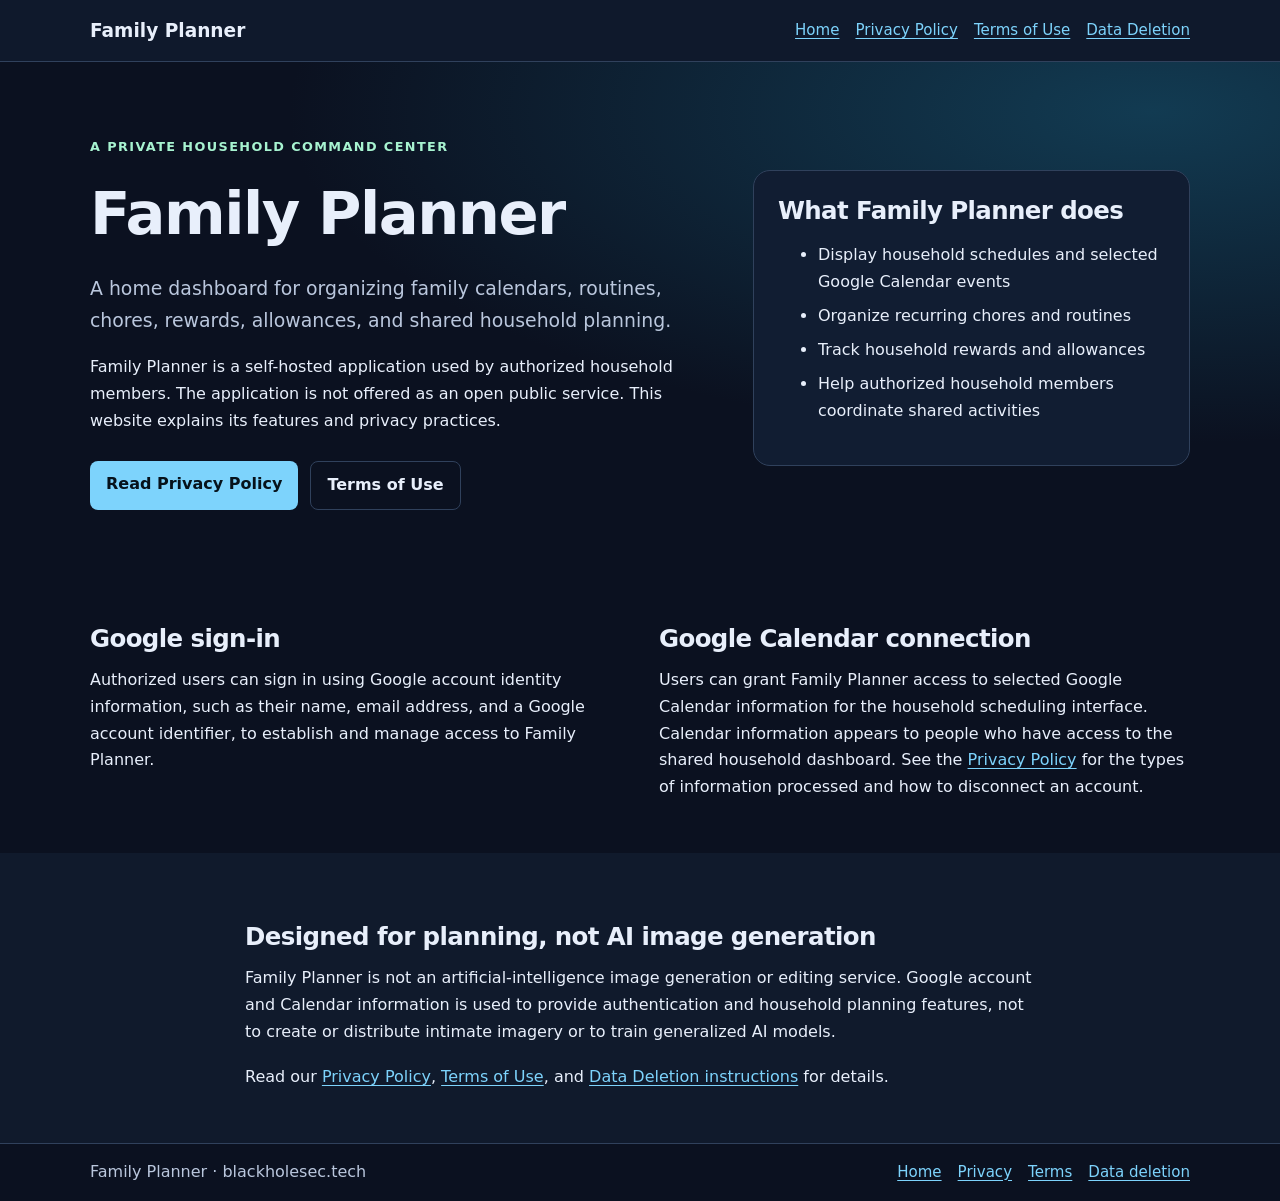
<file: public/index.html>
<!doctype html>
<html lang="en">
<head>
  <meta charset="utf-8">
  <meta name="viewport" content="width=device-width, initial-scale=1">
  <meta name="description" content="Family Planner is a private household dashboard with Google sign-in and Google Calendar integration.">
  <title>Home | Family Planner</title>
  <link rel="canonical" href="https://blackholesec.tech/">
  <link rel="stylesheet" href="./styles.css">
</head>
<body>
<a class="skip-link" href="#main">Skip to content</a>
<header class="site-header"><div class="container nav"><span class="brand">Family Planner</span><nav aria-label="Main navigation"><a href="./">Home</a><a href="./privacy/">Privacy Policy</a><a href="./terms/">Terms of Use</a><a href="./deletion/">Data Deletion</a></nav></div></header>
<main id="main"><section class="hero"><div class="container hero-grid"><div>
<p class="eyebrow">A private household command center</p><h1>Family Planner</h1>
<p class="lead">A home dashboard for organizing family calendars, routines, chores, rewards, allowances, and shared household planning.</p>
<p>Family Planner is a self-hosted application used by authorized household members. The application is not offered as an open public service. This website explains its features and privacy practices.</p>
<div class="cta-row"><a class="button primary" href="./privacy/">Read Privacy Policy</a><a class="button secondary" href="./terms/">Terms of Use</a></div></div>
<div class="card"><h2>What Family Planner does</h2><ul><li>Display household schedules and selected Google Calendar events</li><li>Organize recurring chores and routines</li><li>Track household rewards and allowances</li><li>Help authorized household members coordinate shared activities</li></ul></div></div></section>
<section class="info-section"><div class="container two-column"><div><h2>Google sign-in</h2><p>Authorized users can sign in using Google account identity information, such as their name, email address, and a Google account identifier, to establish and manage access to Family Planner.</p></div>
<div><h2>Google Calendar connection</h2><p>Users can grant Family Planner access to selected Google Calendar information for the household scheduling interface. Calendar information appears to people who have access to the shared household dashboard. See the <a href="./privacy/">Privacy Policy</a> for the types of information processed and how to disconnect an account.</p></div></div></section>
<section class="info-section muted"><div class="container narrow"><h2>Designed for planning, not AI image generation</h2><p>Family Planner is not an artificial-intelligence image generation or editing service. Google account and Calendar information is used to provide authentication and household planning features, not to create or distribute intimate imagery or to train generalized AI models.</p>
<p>Read our <a href="./privacy/">Privacy Policy</a>, <a href="./terms/">Terms of Use</a>, and <a href="./deletion/">Data Deletion instructions</a> for details.</p></div></section></main>
<footer class="site-footer"><div class="container footer-row"><span>Family Planner · blackholesec.tech</span><nav aria-label="Footer"><a href="./">Home</a><a href="./privacy/">Privacy</a><a href="./terms/">Terms</a><a href="./deletion/">Data deletion</a></nav></div></footer>
</body></html>
</file>
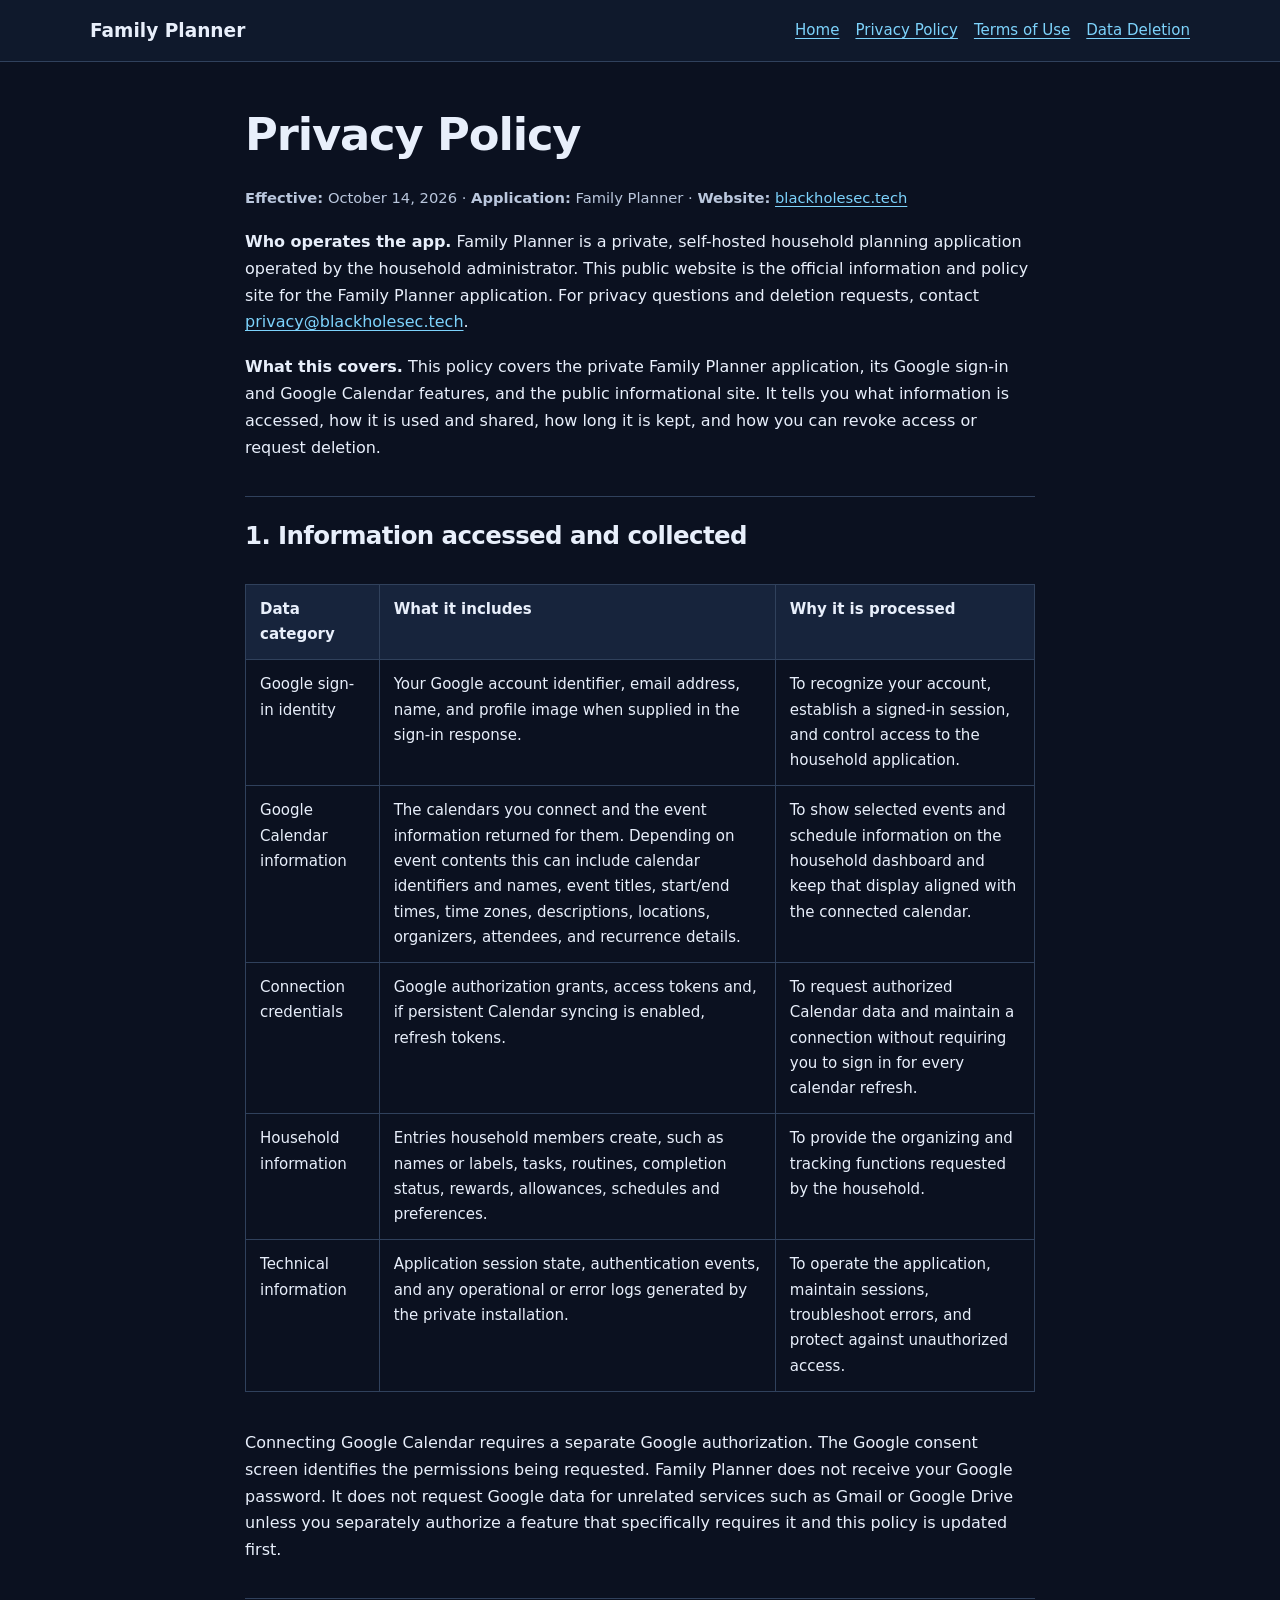
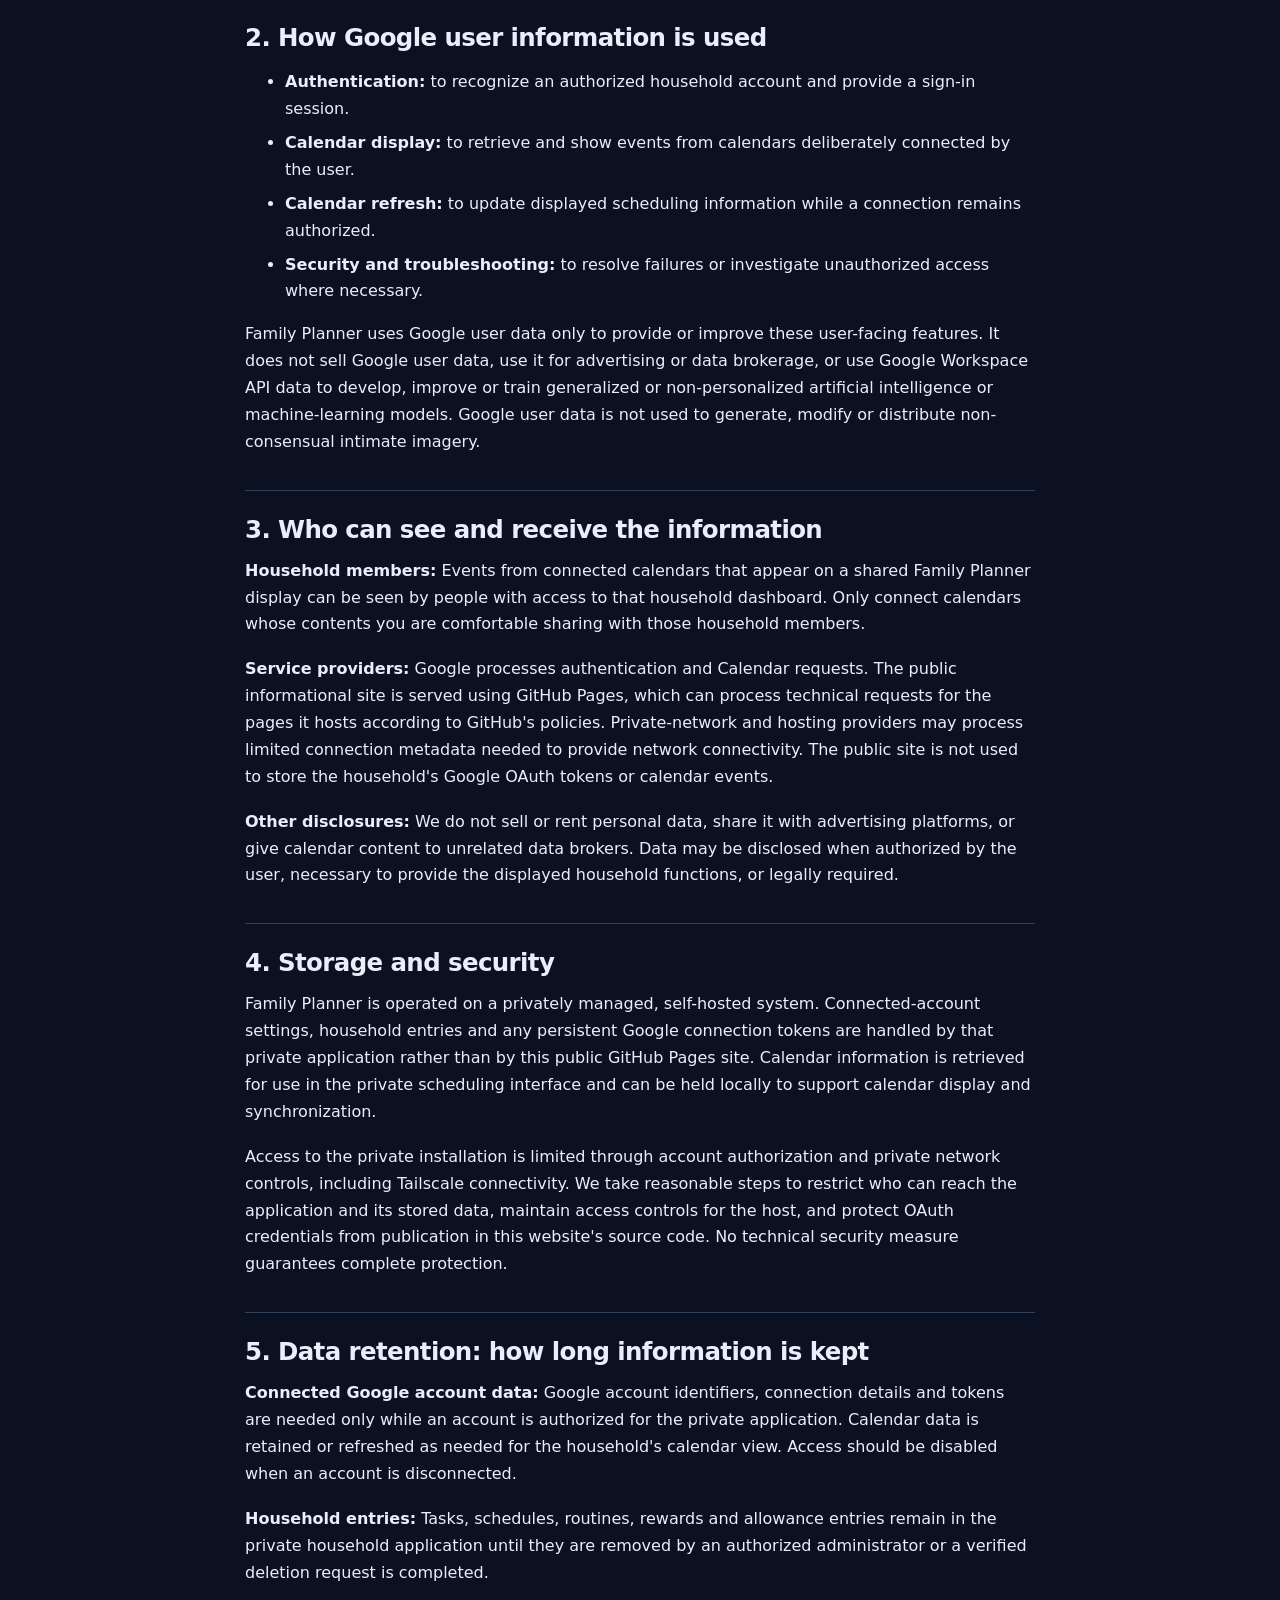
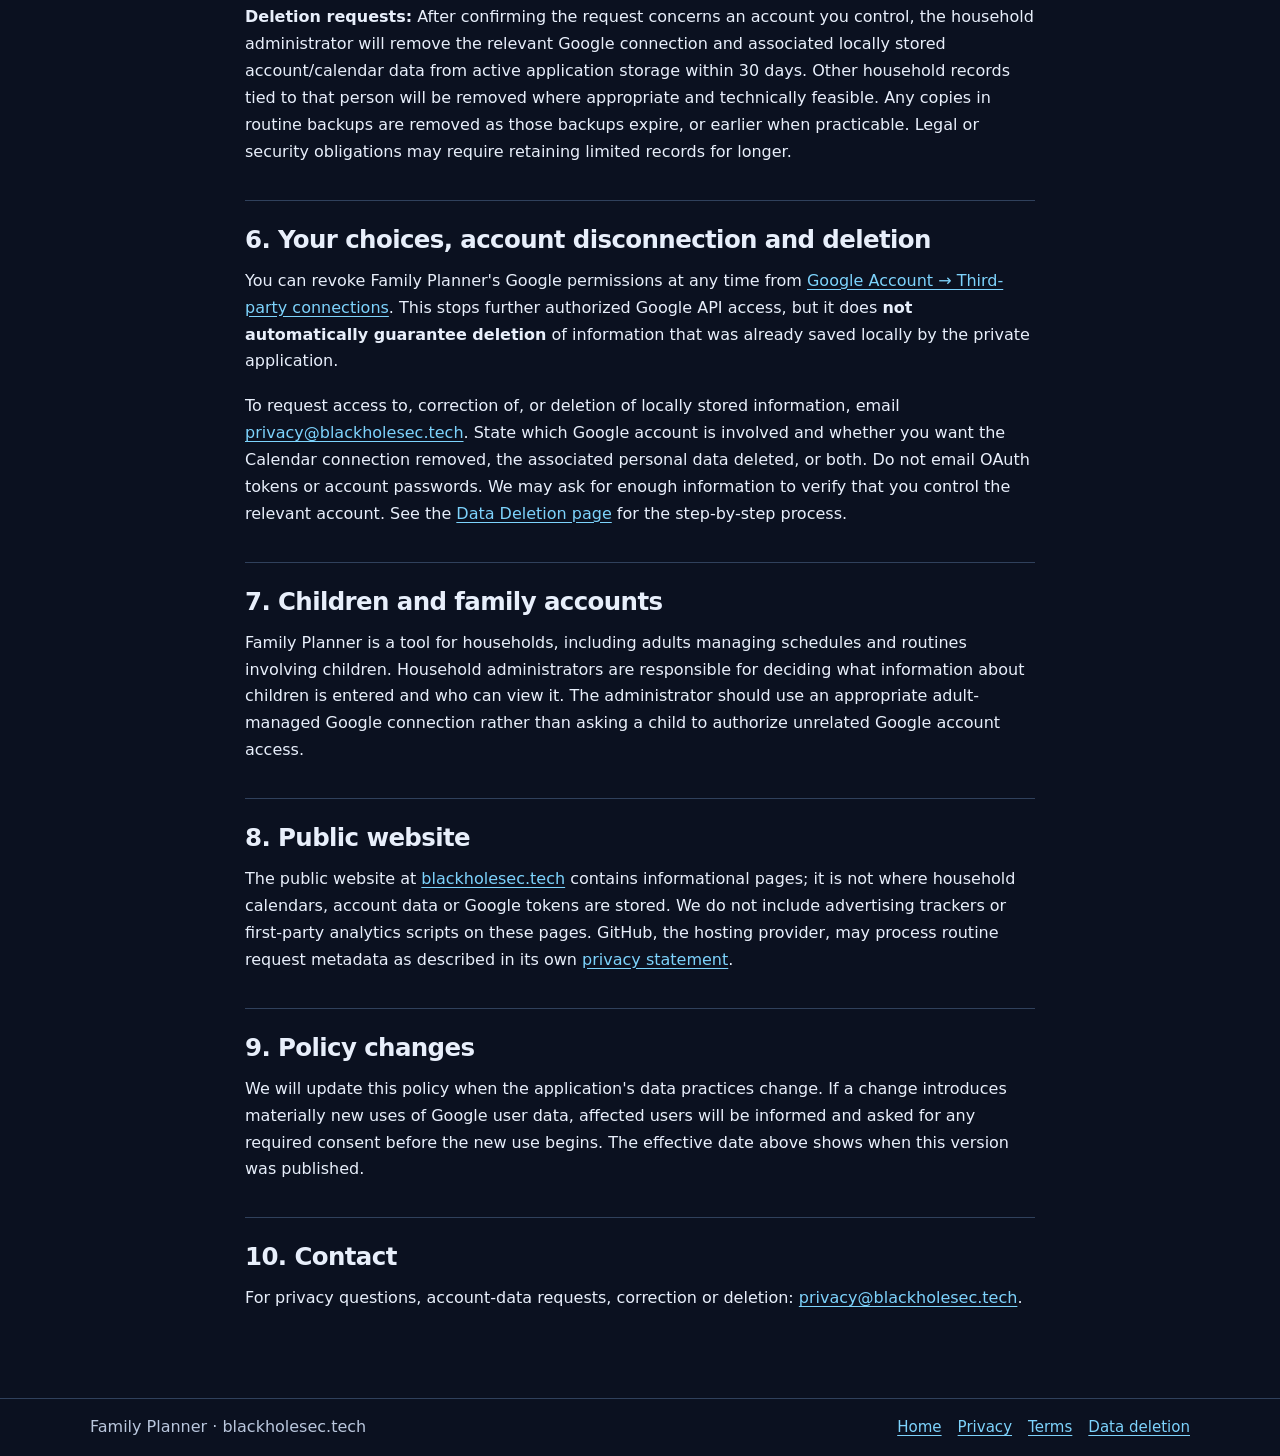
<file: public/privacy/privacy index.html>
<!doctype html>
<html lang="en">
<head>
  <meta charset="utf-8">
  <meta name="viewport" content="width=device-width, initial-scale=1">
  <meta name="description" content="How Family Planner collects, uses, stores, shares, retains and deletes Google and household data.">
  <title>Privacy Policy | Family Planner</title>
  <link rel="canonical" href="https://blackholesec.tech/privacy/">
  <link rel="stylesheet" href="../styles.css">
</head>
<body>
<a class="skip-link" href="#main">Skip to content</a>
<header class="site-header"><div class="container nav"><span class="brand">Family Planner</span><nav aria-label="Main navigation"><a href="../">Home</a><a href="../privacy/">Privacy Policy</a><a href="../terms/">Terms of Use</a><a href="../deletion/">Data Deletion</a></nav></div></header>
<main id="main"><section class="content-page"><div class="container narrow">
<h1>Privacy Policy</h1><p class="meta"><strong>Effective:</strong> October 14, 2026 · <strong>Application:</strong> Family Planner · <strong>Website:</strong> <a href="https://blackholesec.tech/">blackholesec.tech</a></p>
<p><strong>Who operates the app.</strong> Family Planner is a private, self-hosted household planning application operated by the household administrator. This public website is the official information and policy site for the Family Planner application. For privacy questions and deletion requests, contact <a href="mailto:privacy@blackholesec.tech">privacy@blackholesec.tech</a>.</p>
<p><strong>What this covers.</strong> This policy covers the private Family Planner application, its Google sign-in and Google Calendar features, and the public informational site. It tells you what information is accessed, how it is used and shared, how long it is kept, and how you can revoke access or request deletion.</p>
<h2>1. Information accessed and collected</h2>
<div class="table-wrap"><table class="policy-table"><thead><tr><th>Data category</th><th>What it includes</th><th>Why it is processed</th></tr></thead><tbody>
<tr><td>Google sign-in identity</td><td>Your Google account identifier, email address, name, and profile image when supplied in the sign-in response.</td><td>To recognize your account, establish a signed-in session, and control access to the household application.</td></tr>
<tr><td>Google Calendar information</td><td>The calendars you connect and the event information returned for them. Depending on event contents this can include calendar identifiers and names, event titles, start/end times, time zones, descriptions, locations, organizers, attendees, and recurrence details.</td><td>To show selected events and schedule information on the household dashboard and keep that display aligned with the connected calendar.</td></tr>
<tr><td>Connection credentials</td><td>Google authorization grants, access tokens and, if persistent Calendar syncing is enabled, refresh tokens.</td><td>To request authorized Calendar data and maintain a connection without requiring you to sign in for every calendar refresh.</td></tr>
<tr><td>Household information</td><td>Entries household members create, such as names or labels, tasks, routines, completion status, rewards, allowances, schedules and preferences.</td><td>To provide the organizing and tracking functions requested by the household.</td></tr>
<tr><td>Technical information</td><td>Application session state, authentication events, and any operational or error logs generated by the private installation.</td><td>To operate the application, maintain sessions, troubleshoot errors, and protect against unauthorized access.</td></tr>
</tbody></table></div>
<p>Connecting Google Calendar requires a separate Google authorization. The Google consent screen identifies the permissions being requested. Family Planner does not receive your Google password. It does not request Google data for unrelated services such as Gmail or Google Drive unless you separately authorize a feature that specifically requires it and this policy is updated first.</p>
<h2>2. How Google user information is used</h2>
<ul><li><strong>Authentication:</strong> to recognize an authorized household account and provide a sign-in session.</li><li><strong>Calendar display:</strong> to retrieve and show events from calendars deliberately connected by the user.</li><li><strong>Calendar refresh:</strong> to update displayed scheduling information while a connection remains authorized.</li><li><strong>Security and troubleshooting:</strong> to resolve failures or investigate unauthorized access where necessary.</li></ul>
<p>Family Planner uses Google user data only to provide or improve these user-facing features. It does not sell Google user data, use it for advertising or data brokerage, or use Google Workspace API data to develop, improve or train generalized or non-personalized artificial intelligence or machine-learning models. Google user data is not used to generate, modify or distribute non-consensual intimate imagery.</p>
<h2>3. Who can see and receive the information</h2>
<p><strong>Household members:</strong> Events from connected calendars that appear on a shared Family Planner display can be seen by people with access to that household dashboard. Only connect calendars whose contents you are comfortable sharing with those household members.</p>
<p><strong>Service providers:</strong> Google processes authentication and Calendar requests. The public informational site is served using GitHub Pages, which can process technical requests for the pages it hosts according to GitHub's policies. Private-network and hosting providers may process limited connection metadata needed to provide network connectivity. The public site is not used to store the household's Google OAuth tokens or calendar events.</p>
<p><strong>Other disclosures:</strong> We do not sell or rent personal data, share it with advertising platforms, or give calendar content to unrelated data brokers. Data may be disclosed when authorized by the user, necessary to provide the displayed household functions, or legally required.</p>
<h2>4. Storage and security</h2>
<p>Family Planner is operated on a privately managed, self-hosted system. Connected-account settings, household entries and any persistent Google connection tokens are handled by that private application rather than by this public GitHub Pages site. Calendar information is retrieved for use in the private scheduling interface and can be held locally to support calendar display and synchronization.</p>
<p>Access to the private installation is limited through account authorization and private network controls, including Tailscale connectivity. We take reasonable steps to restrict who can reach the application and its stored data, maintain access controls for the host, and protect OAuth credentials from publication in this website's source code. No technical security measure guarantees complete protection.</p>
<h2>5. Data retention: how long information is kept</h2>
<p><strong>Connected Google account data:</strong> Google account identifiers, connection details and tokens are needed only while an account is authorized for the private application. Calendar data is retained or refreshed as needed for the household's calendar view. Access should be disabled when an account is disconnected.</p>
<p><strong>Household entries:</strong> Tasks, schedules, routines, rewards and allowance entries remain in the private household application until they are removed by an authorized administrator or a verified deletion request is completed.</p>
<p><strong>Deletion requests:</strong> After confirming the request concerns an account you control, the household administrator will remove the relevant Google connection and associated locally stored account/calendar data from active application storage within 30 days. Other household records tied to that person will be removed where appropriate and technically feasible. Any copies in routine backups are removed as those backups expire, or earlier when practicable. Legal or security obligations may require retaining limited records for longer.</p>
<h2>6. Your choices, account disconnection and deletion</h2>
<p>You can revoke Family Planner's Google permissions at any time from <a href="https://myaccount.google.com/connections">Google Account → Third-party connections</a>. This stops further authorized Google API access, but it does <strong>not automatically guarantee deletion</strong> of information that was already saved locally by the private application.</p>
<p>To request access to, correction of, or deletion of locally stored information, email <a href="mailto:privacy@blackholesec.tech?subject=Family%20Planner%20Privacy%20Request">privacy@blackholesec.tech</a>. State which Google account is involved and whether you want the Calendar connection removed, the associated personal data deleted, or both. Do not email OAuth tokens or account passwords. We may ask for enough information to verify that you control the relevant account. See the <a href="../deletion/">Data Deletion page</a> for the step-by-step process.</p>
<h2>7. Children and family accounts</h2>
<p>Family Planner is a tool for households, including adults managing schedules and routines involving children. Household administrators are responsible for deciding what information about children is entered and who can view it. The administrator should use an appropriate adult-managed Google connection rather than asking a child to authorize unrelated Google account access.</p>
<h2>8. Public website</h2>
<p>The public website at <a href="https://blackholesec.tech/">blackholesec.tech</a> contains informational pages; it is not where household calendars, account data or Google tokens are stored. We do not include advertising trackers or first-party analytics scripts on these pages. GitHub, the hosting provider, may process routine request metadata as described in its own <a href="https://docs.github.com/en/site-policy/privacy-policies/github-general-privacy-statement">privacy statement</a>.</p>
<h2>9. Policy changes</h2>
<p>We will update this policy when the application's data practices change. If a change introduces materially new uses of Google user data, affected users will be informed and asked for any required consent before the new use begins. The effective date above shows when this version was published.</p>
<h2>10. Contact</h2>
<p>For privacy questions, account-data requests, correction or deletion: <a href="mailto:privacy@blackholesec.tech">privacy@blackholesec.tech</a>.</p>
</div></section></main>
<footer class="site-footer"><div class="container footer-row"><span>Family Planner · blackholesec.tech</span><nav aria-label="Footer"><a href="../">Home</a><a href="../privacy/">Privacy</a><a href="../terms/">Terms</a><a href="../deletion/">Data deletion</a></nav></div></footer>
</body></html>
</file>
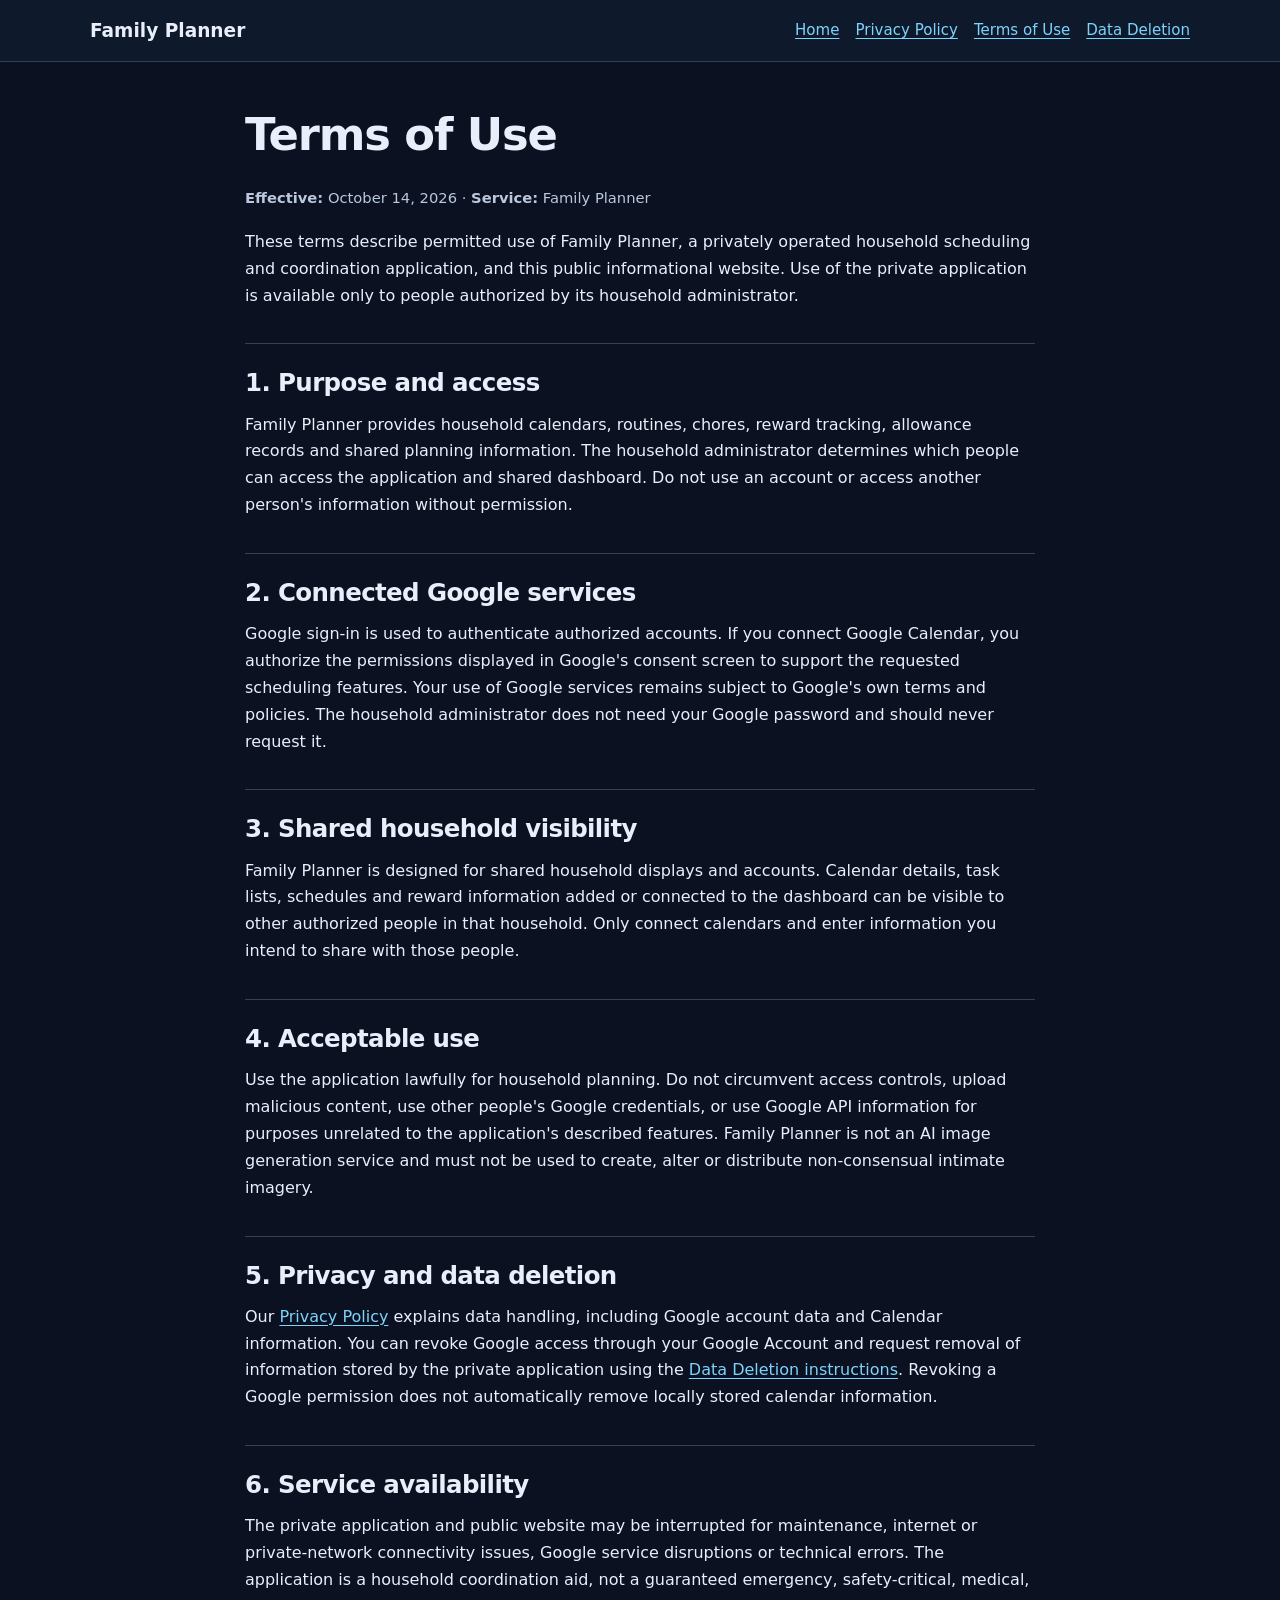
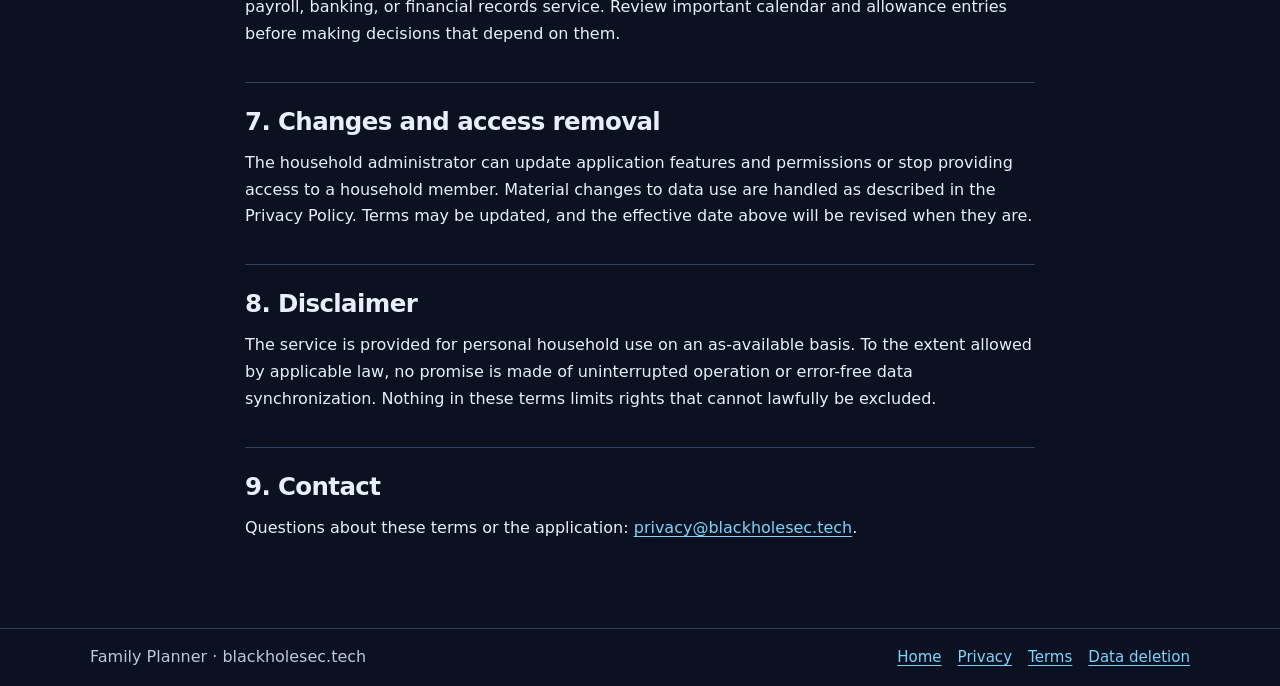
<file: public/terms/terms index.html>
<!doctype html>
<html lang="en">
<head>
  <meta charset="utf-8">
  <meta name="viewport" content="width=device-width, initial-scale=1">
  <meta name="description" content="Terms of Use for the self-hosted Family Planner household dashboard and its public website.">
  <title>Terms of Use | Family Planner</title>
  <link rel="canonical" href="https://blackholesec.tech/terms/">
  <link rel="stylesheet" href="../styles.css">
</head>
<body>
<a class="skip-link" href="#main">Skip to content</a>
<header class="site-header"><div class="container nav"><span class="brand">Family Planner</span><nav aria-label="Main navigation"><a href="../">Home</a><a href="../privacy/">Privacy Policy</a><a href="../terms/">Terms of Use</a><a href="../deletion/">Data Deletion</a></nav></div></header>
<main id="main"><section class="content-page"><div class="container narrow"><h1>Terms of Use</h1>
<p class="meta"><strong>Effective:</strong> October 14, 2026 · <strong>Service:</strong> Family Planner</p>
<p>These terms describe permitted use of Family Planner, a privately operated household scheduling and coordination application, and this public informational website. Use of the private application is available only to people authorized by its household administrator.</p>
<h2>1. Purpose and access</h2><p>Family Planner provides household calendars, routines, chores, reward tracking, allowance records and shared planning information. The household administrator determines which people can access the application and shared dashboard. Do not use an account or access another person's information without permission.</p>
<h2>2. Connected Google services</h2><p>Google sign-in is used to authenticate authorized accounts. If you connect Google Calendar, you authorize the permissions displayed in Google's consent screen to support the requested scheduling features. Your use of Google services remains subject to Google's own terms and policies. The household administrator does not need your Google password and should never request it.</p>
<h2>3. Shared household visibility</h2><p>Family Planner is designed for shared household displays and accounts. Calendar details, task lists, schedules and reward information added or connected to the dashboard can be visible to other authorized people in that household. Only connect calendars and enter information you intend to share with those people.</p>
<h2>4. Acceptable use</h2><p>Use the application lawfully for household planning. Do not circumvent access controls, upload malicious content, use other people's Google credentials, or use Google API information for purposes unrelated to the application's described features. Family Planner is not an AI image generation service and must not be used to create, alter or distribute non-consensual intimate imagery.</p>
<h2>5. Privacy and data deletion</h2><p>Our <a href="../privacy/">Privacy Policy</a> explains data handling, including Google account data and Calendar information. You can revoke Google access through your Google Account and request removal of information stored by the private application using the <a href="../deletion/">Data Deletion instructions</a>. Revoking a Google permission does not automatically remove locally stored calendar information.</p>
<h2>6. Service availability</h2><p>The private application and public website may be interrupted for maintenance, internet or private-network connectivity issues, Google service disruptions or technical errors. The application is a household coordination aid, not a guaranteed emergency, safety-critical, medical, payroll, banking, or financial records service. Review important calendar and allowance entries before making decisions that depend on them.</p>
<h2>7. Changes and access removal</h2><p>The household administrator can update application features and permissions or stop providing access to a household member. Material changes to data use are handled as described in the Privacy Policy. Terms may be updated, and the effective date above will be revised when they are.</p>
<h2>8. Disclaimer</h2><p>The service is provided for personal household use on an as-available basis. To the extent allowed by applicable law, no promise is made of uninterrupted operation or error-free data synchronization. Nothing in these terms limits rights that cannot lawfully be excluded.</p>
<h2>9. Contact</h2><p>Questions about these terms or the application: <a href="mailto:privacy@blackholesec.tech">privacy@blackholesec.tech</a>.</p>
</div></section></main>
<footer class="site-footer"><div class="container footer-row"><span>Family Planner · blackholesec.tech</span><nav aria-label="Footer"><a href="../">Home</a><a href="../privacy/">Privacy</a><a href="../terms/">Terms</a><a href="../deletion/">Data deletion</a></nav></div></footer>
</body></html>
</file>
<file: public/styles.css>
/* Lightweight static pages for Family Planner; no JavaScript or tracking */
:root{color-scheme:dark;--bg:#0b1120;--panel:#111d32;--panel2:#17243c;--ink:#e8effb;--muted:#bac7dd;--line:#30415c;--accent:#7dd3fc;--accent2:#a7f3d0}
*{box-sizing:border-box}html{scroll-behavior:smooth}body{margin:0;background:var(--bg);color:var(--ink);font:16px/1.68 system-ui,-apple-system,BlinkMacSystemFont,"Segoe UI",sans-serif}a{color:var(--accent);text-underline-offset:3px}a:hover{color:#fff}.container{width:min(1100px,calc(100% - 36px));margin-inline:auto}.narrow{max-width:790px}.site-header{border-bottom:1px solid var(--line);background:#0f192c}.nav,.footer-row{display:flex;justify-content:space-between;align-items:center;gap:16px;flex-wrap:wrap;padding:15px 0}.brand{font-weight:750;font-size:1.16rem}.nav nav,.footer-row nav{display:flex;gap:16px;flex-wrap:wrap}.nav a,.footer-row a{font-size:.94rem}.hero{padding:64px 0 45px;background:radial-gradient(ellipse at 90% 10%,#123b52 0,transparent 53%)}.hero-grid{display:grid;grid-template-columns:1.18fr .82fr;gap:34px;align-items:center}.eyebrow{font-size:.8rem;letter-spacing:.11em;text-transform:uppercase;font-weight:700;color:var(--accent2)}h1,h2,h3{line-height:1.27;letter-spacing:-.025em}h1{font-size:clamp(2.2rem,5.1vw,3.7rem);margin:9px 0 22px}h2{font-size:1.53rem;margin:34px 0 13px}h3{font-size:1.08rem;margin:24px 0 8px}p{margin:10px 0 18px}li{margin:7px 0}.lead{font-size:1.18rem;color:var(--muted);max-width:670px}.card,.section-box{border:1px solid var(--line);background:var(--panel);border-radius:17px;padding:24px}.card h2{margin-top:0}.content-page{padding:36px 0 68px}.content-page h1{font-size:clamp(2rem,4vw,2.8rem)}.content-page h2{border-top:1px solid var(--line);padding-top:23px}.info-section{padding:34px 0}.two-column{display:grid;grid-template-columns:1fr 1fr;gap:38px}.info-section.muted{background:#101a2c}.cta-row{display:flex;flex-wrap:wrap;gap:12px;margin-top:26px}.button{border-radius:8px;display:inline-block;font-weight:650;text-decoration:none;padding:10px 16px}.primary{background:var(--accent);color:#06121b}.primary:hover{color:#06121b;background:#bae6fd}.secondary{border:1px solid var(--line);color:var(--ink)}.site-footer{border-top:1px solid var(--line);color:var(--muted)}.muted-note,.meta{color:var(--muted);font-size:.92rem}.callout{background:#162a39;border-left:4px solid var(--accent);padding:14px 18px;border-radius:4px}.table-wrap{overflow-x:auto}.policy-table{width:100%;border-collapse:collapse;margin:20px 0 28px;font-size:.94rem}.policy-table th,.policy-table td{border:1px solid var(--line);padding:12px 14px;text-align:left;vertical-align:top}.policy-table th{background:var(--panel2)}.skip-link{position:absolute;left:-9999px;top:0}.skip-link:focus{left:8px;top:8px;padding:5px;background:white;color:black;z-index:100}a:focus-visible{outline:3px solid var(--accent2);outline-offset:3px}@media(max-width:760px){.hero-grid,.two-column{grid-template-columns:1fr}.hero{padding-top:38px}.nav{align-items:flex-start}.content-page{padding-top:20px}.card{padding:18px}}
</file>
